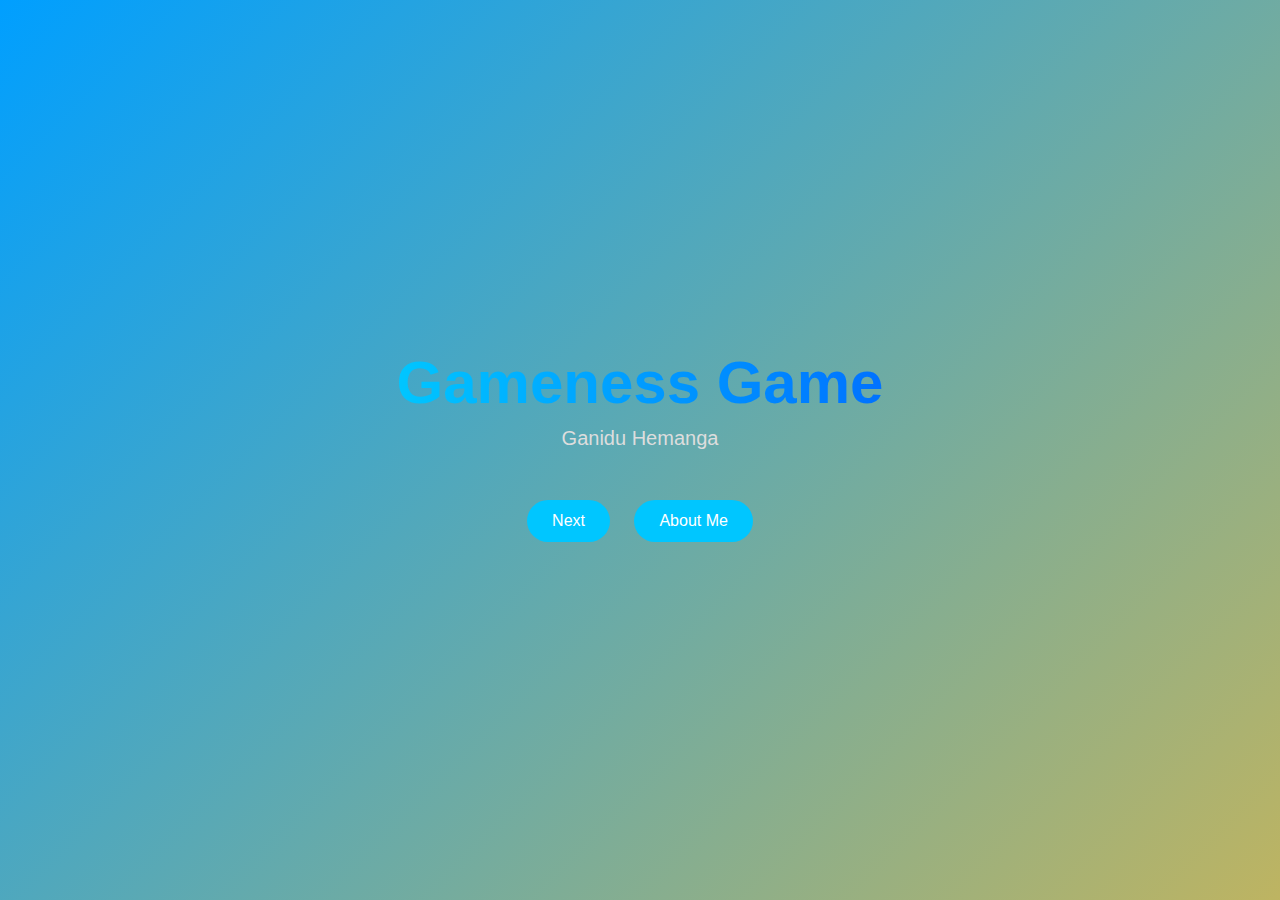
<file: index.html>
<!DOCTYPE html>
<html lang="en">
<head>
  <meta charset="UTF-8">
  <title>Gameness Game</title>
  <style>
    * {
      margin: 0;
      padding: 0;
      box-sizing: border-box;
    }

    html, body {
      height: 100%;
      font-family: 'Segoe UI', sans-serif;
      overflow: hidden;
    }

    body {
      background: linear-gradient(-45deg, #1a2a6c, #b21f1f, #fdbb2d, #009fff);
      background-size: 400% 400%;
      animation: gradientBG 15s ease infinite;
      display: flex;
      justify-content: center;
      align-items: center;
      flex-direction: column;
      color: white;
      text-align: center;
    }

    @keyframes gradientBG {
      0% {background-position: 0% 50%;}
      50% {background-position: 100% 50%;}
      100% {background-position: 0% 50%;}
    }

    .title {
      font-size: 60px;
      font-weight: bold;
      background: linear-gradient(90deg, #00c6ff, #0072ff);
      -webkit-background-clip: text;
      -webkit-text-fill-color: transparent;
      animation: fadeIn 2s ease-out forwards;
    }

    .subtitle {
      font-size: 20px;
      color: #ddd;
      margin-top: 10px;
      animation: fadeIn 2.5s ease-out forwards;
    }

    .buttons {
      margin-top: 40px;
      animation: fadeIn 3s ease-out forwards;
    }

    .btn {
      padding: 12px 25px;
      margin: 10px;
      font-size: 16px;
      border: none;
      border-radius: 30px;
      cursor: pointer;
      background: #00c6ff;
      color: white;
      transition: 0.3s ease;
    }

    .btn:hover {
      background: #0072ff;
      transform: scale(1.05);
    }

    @keyframes fadeIn {
      from { opacity: 0; transform: translateY(20px); }
      to { opacity: 1; transform: translateY(0); }
    }

    a {
      text-decoration: none;
    }
  </style>
</head>
<body>
  <div class="title">Gameness Game</div>
  <div class="subtitle">Ganidu Hemanga</div>

  <div class="buttons">
    <!-- ✅ Next page button redirects to about.html -->
    <a href="about.html"><button class="btn">Next</button></a>
    
    <!-- ✅ Show popup for About Me -->
    <button class="btn" onclick="alert('👤 Name: Ganidu Hemanga\n📍 Location: Sri Lanka\n💬 Passion: Game Developer & Coder\n🌟 Future Goal: Build amazing games!')">About Me</button>
  </div>
</body>
</html>
</file>
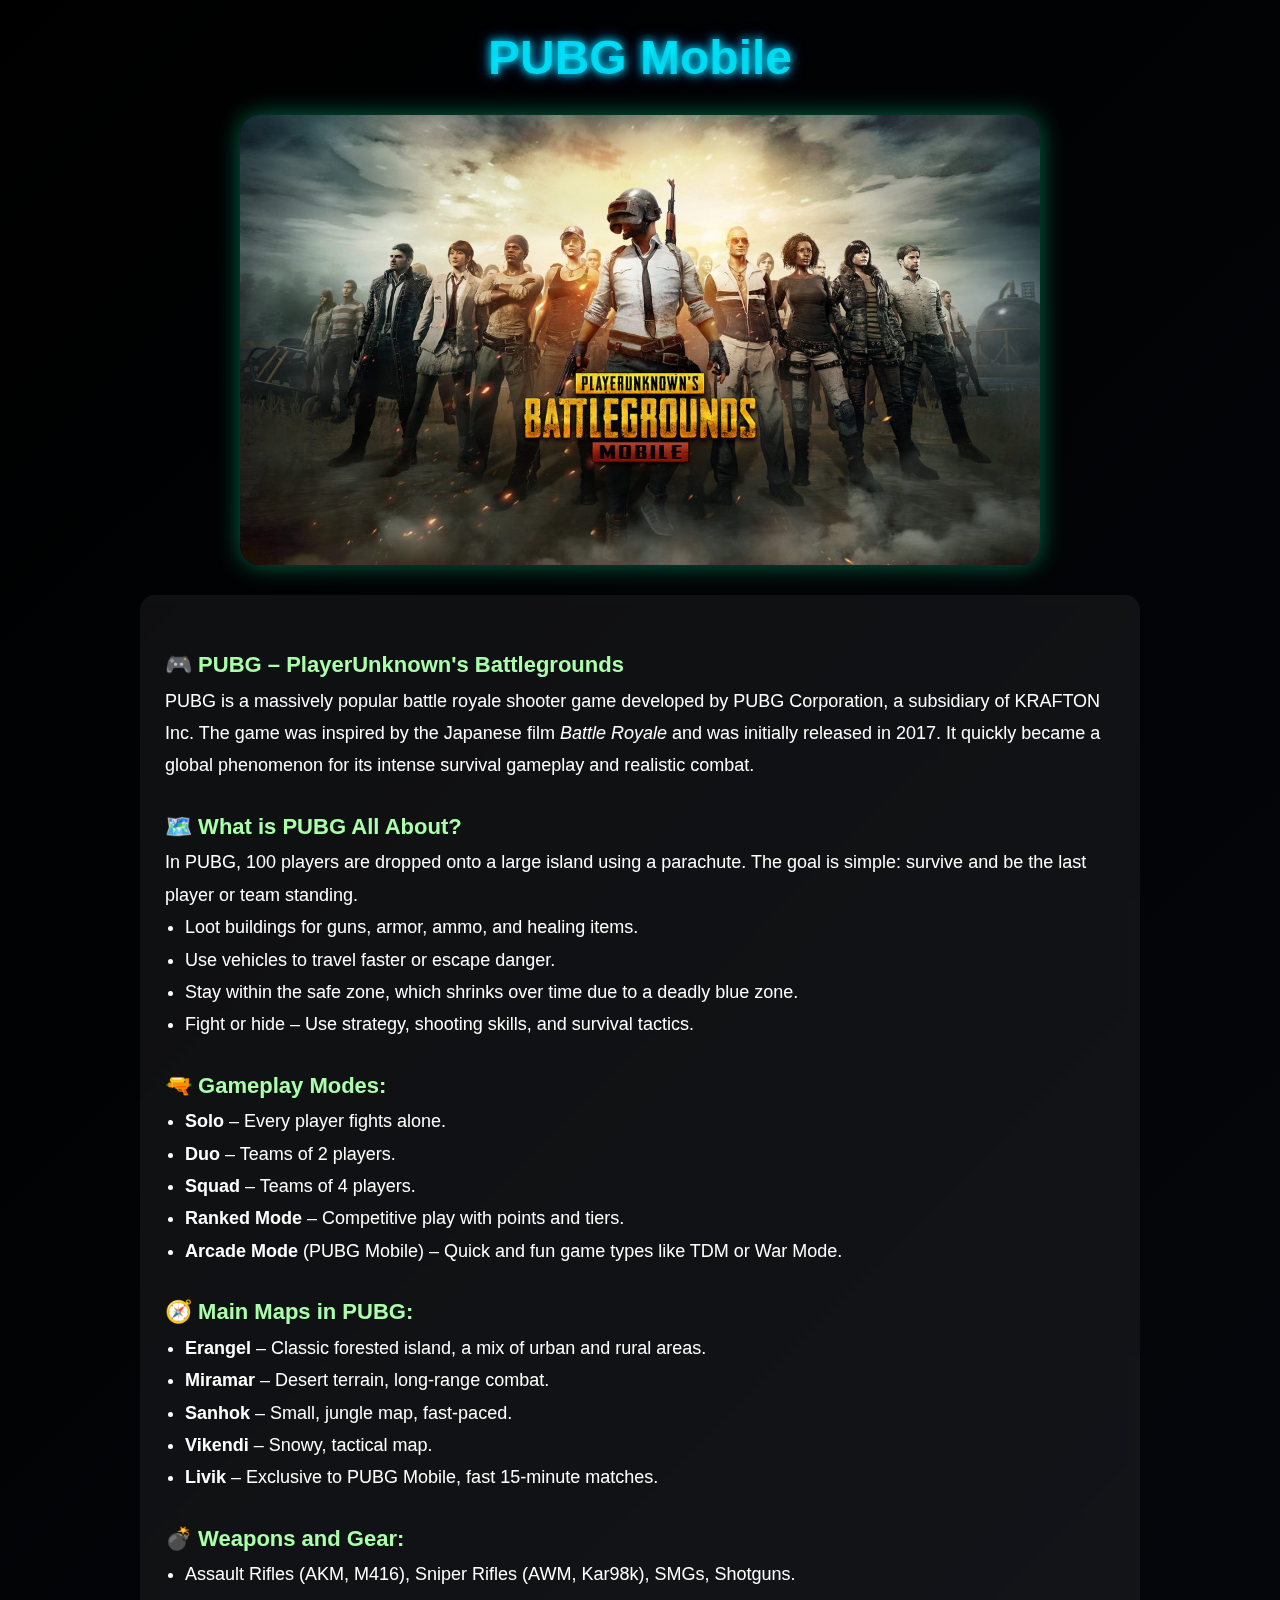
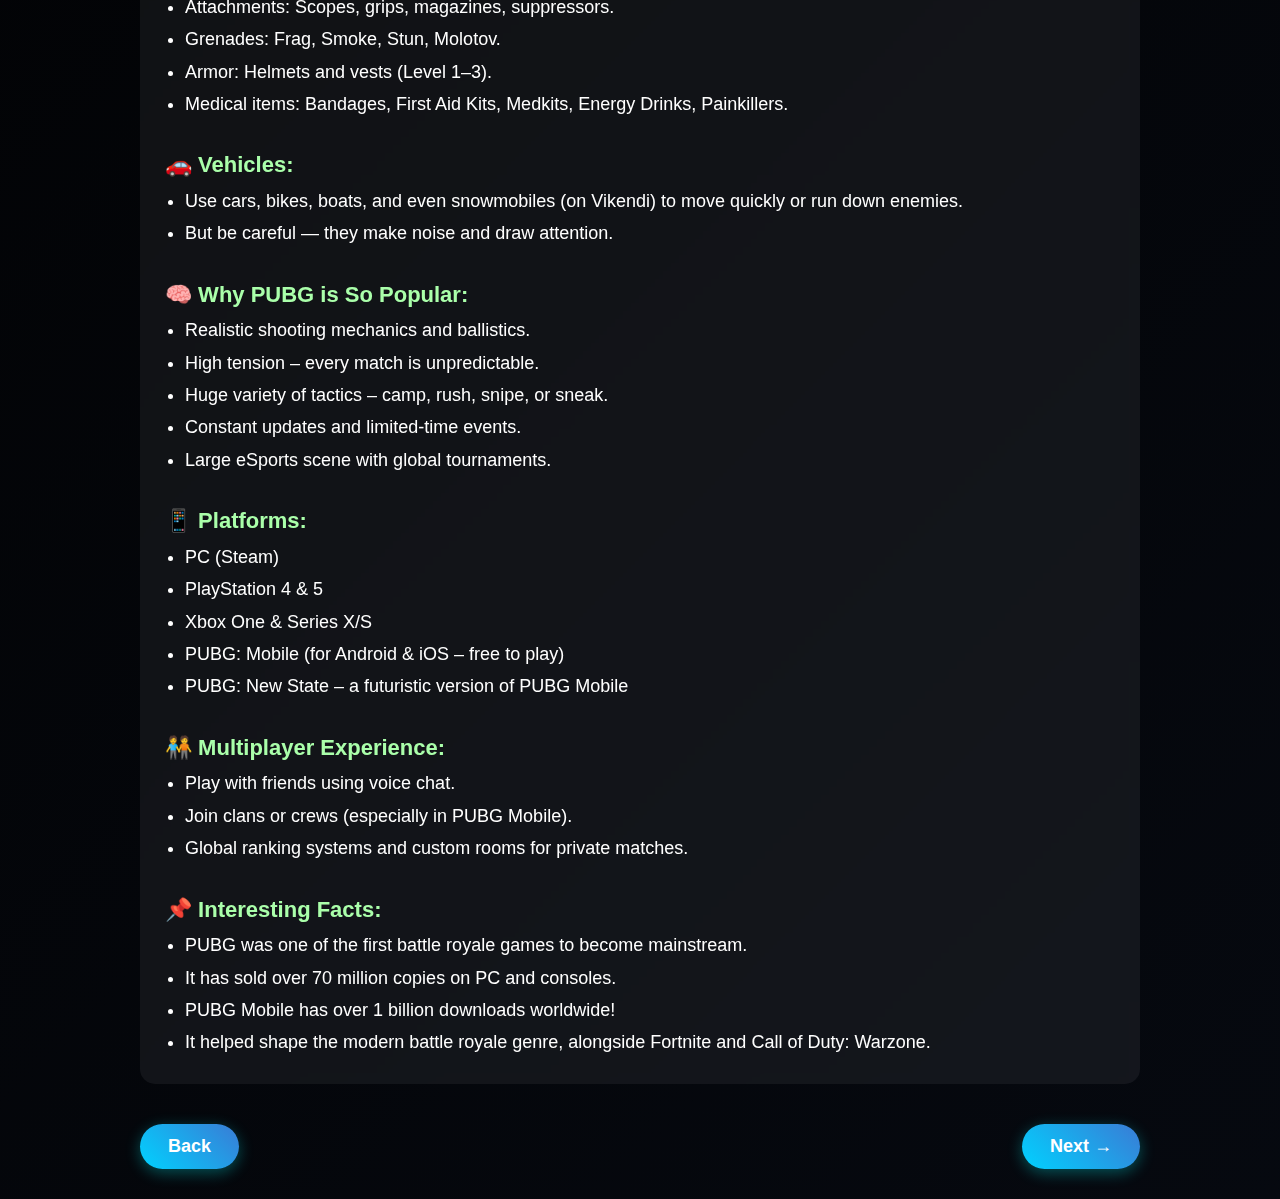
<file: about2.html>
<!DOCTYPE html>
<html lang="en">
<head>
  <meta charset="UTF-8">
  <title>PUBG Mobile</title>
  <style>
    * {
      margin: 0;
      padding: 0;
      box-sizing: border-box;
    }
    html, body {
      min-height: 100vh;
      overflow-y: auto;
    }
   body {
  font-family: 'Segoe UI', sans-serif;
  background: linear-gradient(135deg, #000000, #0a0f1a, #001f33, #000000);
  background-size: 500% 500%;
  animation: darkBlueWave 20s ease infinite;
  color: #ffffff;
  padding: 30px;
  overflow-x: hidden;
  min-height: 100vh;
}

@keyframes darkBlueWave {
  0% { background-position: 0% 50%; }
  50% { background-position: 100% 50%; }
  100% { background-position: 0% 50%; }
}

   h1 {
  font-size: 48px;
  text-align: center;
  margin-bottom: 30px;
  background: linear-gradient(to right, #00bfff, #00ffee);
  -webkit-background-clip: text;
  background-clip: text;
  -webkit-text-fill-color: transparent;
  animation: titleGlow 3s ease-in-out infinite alternate;
  text-shadow: 0 0 8px #00ffff, 0 0 15px #0066cc;
}
   @keyframes titleGlow {
  0% {
    text-shadow: 0 0 8px #00ffff, 0 0 15px #0066cc;
    transform: scale(1);
  }
  100% {
    text-shadow: 0 0 20px #00ccff, 0 0 40px #0099ff;
    transform: scale(1.05);
  }
}

    img {
      display: block;
      margin: 0 auto 30px;
      width: 80%;
      max-width: 800px;
      border-radius: 20px;
      box-shadow: 0 0 25px rgba(0,255,170,0.4);
    }

    .content {
      max-width: 1000px;
      margin: auto;
      background-color: rgba(255, 255, 255, 0.06);
      padding: 25px;
      border-radius: 15px;
      line-height: 1.8;
      font-size: 18px;
      animation: fadeIn 1.2s ease;
      backdrop-filter: blur(4px);
    }

    @keyframes fadeIn {
      from { opacity: 0; transform: translateY(20px); }
      to { opacity: 1; transform: translateY(0); }
    }

    .emoji-title {
      font-size: 22px;
      margin-top: 25px;
      color: #aaffaa;
      font-weight: bold;
    }

    ul {
      padding-left: 20px;
    }
    .nav-buttons {
      display: flex;
      justify-content: space-between;
      max-width: 1000px;
      margin: 40px auto 0;
    }

    .nav-buttons a {
      text-decoration: none;
      padding: 12px 28px;
      border-radius: 30px;
      font-size: 18px;
      font-weight: bold;
      color: #ffffff;
      background: linear-gradient(45deg, #00d2ff, #3a7bd5);
      box-shadow: 0 4px 15px rgba(0, 255, 255, 0.3);
      transition: all 0.3s ease;
    }

    .nav-buttons a:hover {
      transform: translateY(-3px);
      box-shadow: 0 6px 20px rgba(0, 255, 255, 0.6);
    }
   
  </style>
</head>
<body>
  <h1>PUBG Mobile</h1>

  <!-- ✅ PUBG Image -->
  <img src="pubg.jpg" alt="PUBG Image">

  <div class="content">
    <div class="emoji-title">🎮 PUBG – PlayerUnknown's Battlegrounds</div>
    <p>PUBG is a massively popular battle royale shooter game developed by PUBG Corporation, a subsidiary of KRAFTON Inc. The game was inspired by the Japanese film <em>Battle Royale</em> and was initially released in 2017. It quickly became a global phenomenon for its intense survival gameplay and realistic combat.</p>

    <div class="emoji-title">🗺️ What is PUBG All About?</div>
    <p>In PUBG, 100 players are dropped onto a large island using a parachute. The goal is simple: survive and be the last player or team standing.</p>
    <ul>
      <li>Loot buildings for guns, armor, ammo, and healing items.</li>
      <li>Use vehicles to travel faster or escape danger.</li>
      <li>Stay within the safe zone, which shrinks over time due to a deadly blue zone.</li>
      <li>Fight or hide – Use strategy, shooting skills, and survival tactics.</li>
    </ul>

    <div class="emoji-title">🔫 Gameplay Modes:</div>
    <ul>
      <li><strong>Solo</strong> – Every player fights alone.</li>
      <li><strong>Duo</strong> – Teams of 2 players.</li>
      <li><strong>Squad</strong> – Teams of 4 players.</li>
      <li><strong>Ranked Mode</strong> – Competitive play with points and tiers.</li>
      <li><strong>Arcade Mode</strong> (PUBG Mobile) – Quick and fun game types like TDM or War Mode.</li>
    </ul>

    <div class="emoji-title">🧭 Main Maps in PUBG:</div>
    <ul>
      <li><strong>Erangel</strong> – Classic forested island, a mix of urban and rural areas.</li>
      <li><strong>Miramar</strong> – Desert terrain, long-range combat.</li>
      <li><strong>Sanhok</strong> – Small, jungle map, fast-paced.</li>
      <li><strong>Vikendi</strong> – Snowy, tactical map.</li>
      <li><strong>Livik</strong> – Exclusive to PUBG Mobile, fast 15-minute matches.</li>
    </ul>

    <div class="emoji-title">💣 Weapons and Gear:</div>
    <ul>
      <li>Assault Rifles (AKM, M416), Sniper Rifles (AWM, Kar98k), SMGs, Shotguns.</li>
      <li>Attachments: Scopes, grips, magazines, suppressors.</li>
      <li>Grenades: Frag, Smoke, Stun, Molotov.</li>
      <li>Armor: Helmets and vests (Level 1–3).</li>
      <li>Medical items: Bandages, First Aid Kits, Medkits, Energy Drinks, Painkillers.</li>
    </ul>

    <div class="emoji-title">🚗 Vehicles:</div>
    <ul>
      <li>Use cars, bikes, boats, and even snowmobiles (on Vikendi) to move quickly or run down enemies.</li>
      <li>But be careful — they make noise and draw attention.</li>
    </ul>

    <div class="emoji-title">🧠 Why PUBG is So Popular:</div>
    <ul>
      <li>Realistic shooting mechanics and ballistics.</li>
      <li>High tension – every match is unpredictable.</li>
      <li>Huge variety of tactics – camp, rush, snipe, or sneak.</li>
      <li>Constant updates and limited-time events.</li>
      <li>Large eSports scene with global tournaments.</li>
    </ul>

    <div class="emoji-title">📱 Platforms:</div>
    <ul>
      <li>PC (Steam)</li>
      <li>PlayStation 4 & 5</li>
      <li>Xbox One & Series X/S</li>
      <li>PUBG: Mobile (for Android & iOS – free to play)</li>
      <li>PUBG: New State – a futuristic version of PUBG Mobile</li>
    </ul>

    <div class="emoji-title">🧑‍🤝‍🧑 Multiplayer Experience:</div>
    <ul>
      <li>Play with friends using voice chat.</li>
      <li>Join clans or crews (especially in PUBG Mobile).</li>
      <li>Global ranking systems and custom rooms for private matches.</li>
    </ul>

    <div class="emoji-title">📌 Interesting Facts:</div>
    <ul>
      <li>PUBG was one of the first battle royale games to become mainstream.</li>
      <li>It has sold over 70 million copies on PC and consoles.</li>
      <li>PUBG Mobile has over 1 billion downloads worldwide!</li>
      <li>It helped shape the modern battle royale genre, alongside Fortnite and Call of Duty: Warzone.</li>
    </ul>
  </div>

  <div class="nav-buttons">
    <a href="about.html">Back</a>
    <a href="fortnite.html">Next →</a>
  </div>
</body>
</html>
</file>
